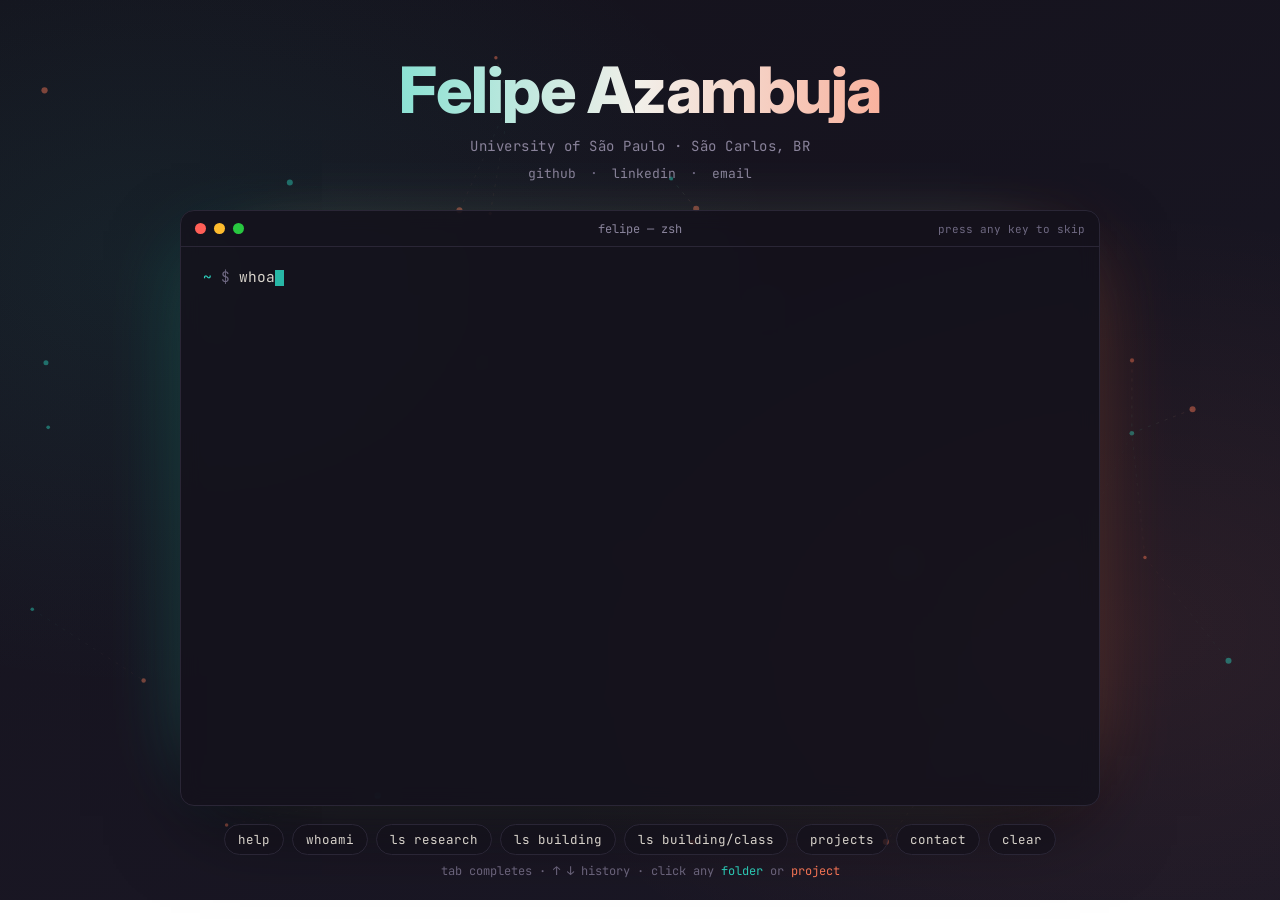
<file: index.html>
<!doctype html>
<html lang="en">
  <head>
    <meta charset="utf-8" />
    <meta name="viewport" content="width=device-width, initial-scale=1" />
    <title>Felipe Azambuja</title>
    <meta
      name="description"
      content="Felipe Azambuja: computer science at the University of São Paulo. Research on world models, object-centric learning and epidemic intelligence; building products, apps and tools."
    />
    <meta property="og:type" content="website" />
    <meta property="og:url" content="https://degushi.github.io/" />
    <meta property="og:title" content="Felipe Azambuja" />
    <meta property="og:description" content="Research on world models, object-centric learning and epidemic intelligence; building products, apps and tools. University of São Paulo." />
    <meta property="og:image" content="https://degushi.github.io/og.png" />
    <meta property="og:image:width" content="1200" />
    <meta property="og:image:height" content="630" />
    <meta property="og:image:alt" content="Felipe Azambuja, University of São Paulo" />
    <meta name="twitter:card" content="summary_large_image" />
    <link rel="canonical" href="https://degushi.github.io/" />
    <meta name="theme-color" content="#14121c" />
    <link
      rel="icon"
      href="data:image/svg+xml,%3Csvg xmlns='http://www.w3.org/2000/svg' viewBox='0 0 32 32'%3E%3Crect width='32' height='32' rx='8' fill='%2314121c'/%3E%3Ctext x='6' y='22' font-family='monospace' font-size='16' fill='%232DD4BF'%3E~%3C/text%3E%3Crect x='19' y='9' width='7' height='14' rx='1' fill='%23FF7A59'/%3E%3C/svg%3E"
    />
    <link rel="preconnect" href="https://fonts.googleapis.com" />
    <link rel="preconnect" href="https://fonts.gstatic.com" crossorigin />
    <link
      href="https://fonts.googleapis.com/css2?family=Inter:wght@400;600;800&family=JetBrains+Mono:wght@400;600&display=swap"
      rel="stylesheet"
    />
    <link rel="stylesheet" href="style.css" />
  </head>
  <body>
    <canvas id="net" aria-hidden="true"></canvas>

    <header class="hero">
      <h1 class="name">Felipe Azambuja</h1>
      <p class="sub">University of São Paulo · São Carlos, BR</p>
      <nav class="links">
        <a href="https://github.com/DeguShi" target="_blank" rel="noopener"
          >github</a
        >
        <span>·</span>
        <a
          href="https://www.linkedin.com/in/azambuja-felipe"
          target="_blank"
          rel="noopener"
          >linkedin</a
        >
        <span>·</span>
        <a href="mailto:felipe.azamba@usp.br">email</a>
      </nav>
    </header>

    <main>
      <section class="term" id="term" aria-label="Interactive terminal">
        <div class="bar">
          <span class="dot r"></span><span class="dot y"></span
          ><span class="dot g"></span>
          <span class="title">felipe — zsh</span>
          <span class="skip" id="skip">press any key to skip</span>
        </div>
        <div class="screen" id="screen">
          <div id="out" role="log" aria-live="polite"></div>
          <div class="prompt-line" id="promptLine" hidden>
            <span class="ps" id="ps"></span
            ><span id="before"></span><span class="caret"></span><span id="after"></span>
            <input
              id="input"
              autocomplete="off"
              autocapitalize="off"
              spellcheck="false"
              aria-label="terminal input"
            />
          </div>
        </div>
      </section>

      <div class="chips" id="chips" aria-label="Quick commands"></div>
      <p class="hint">
        tab completes · ↑ ↓ history · click any <span class="m">folder</span> or
        <span class="c">project</span>
      </p>
    </main>

    <script type="module" src="js/main.js"></script>
  </body>
</html>
</file>
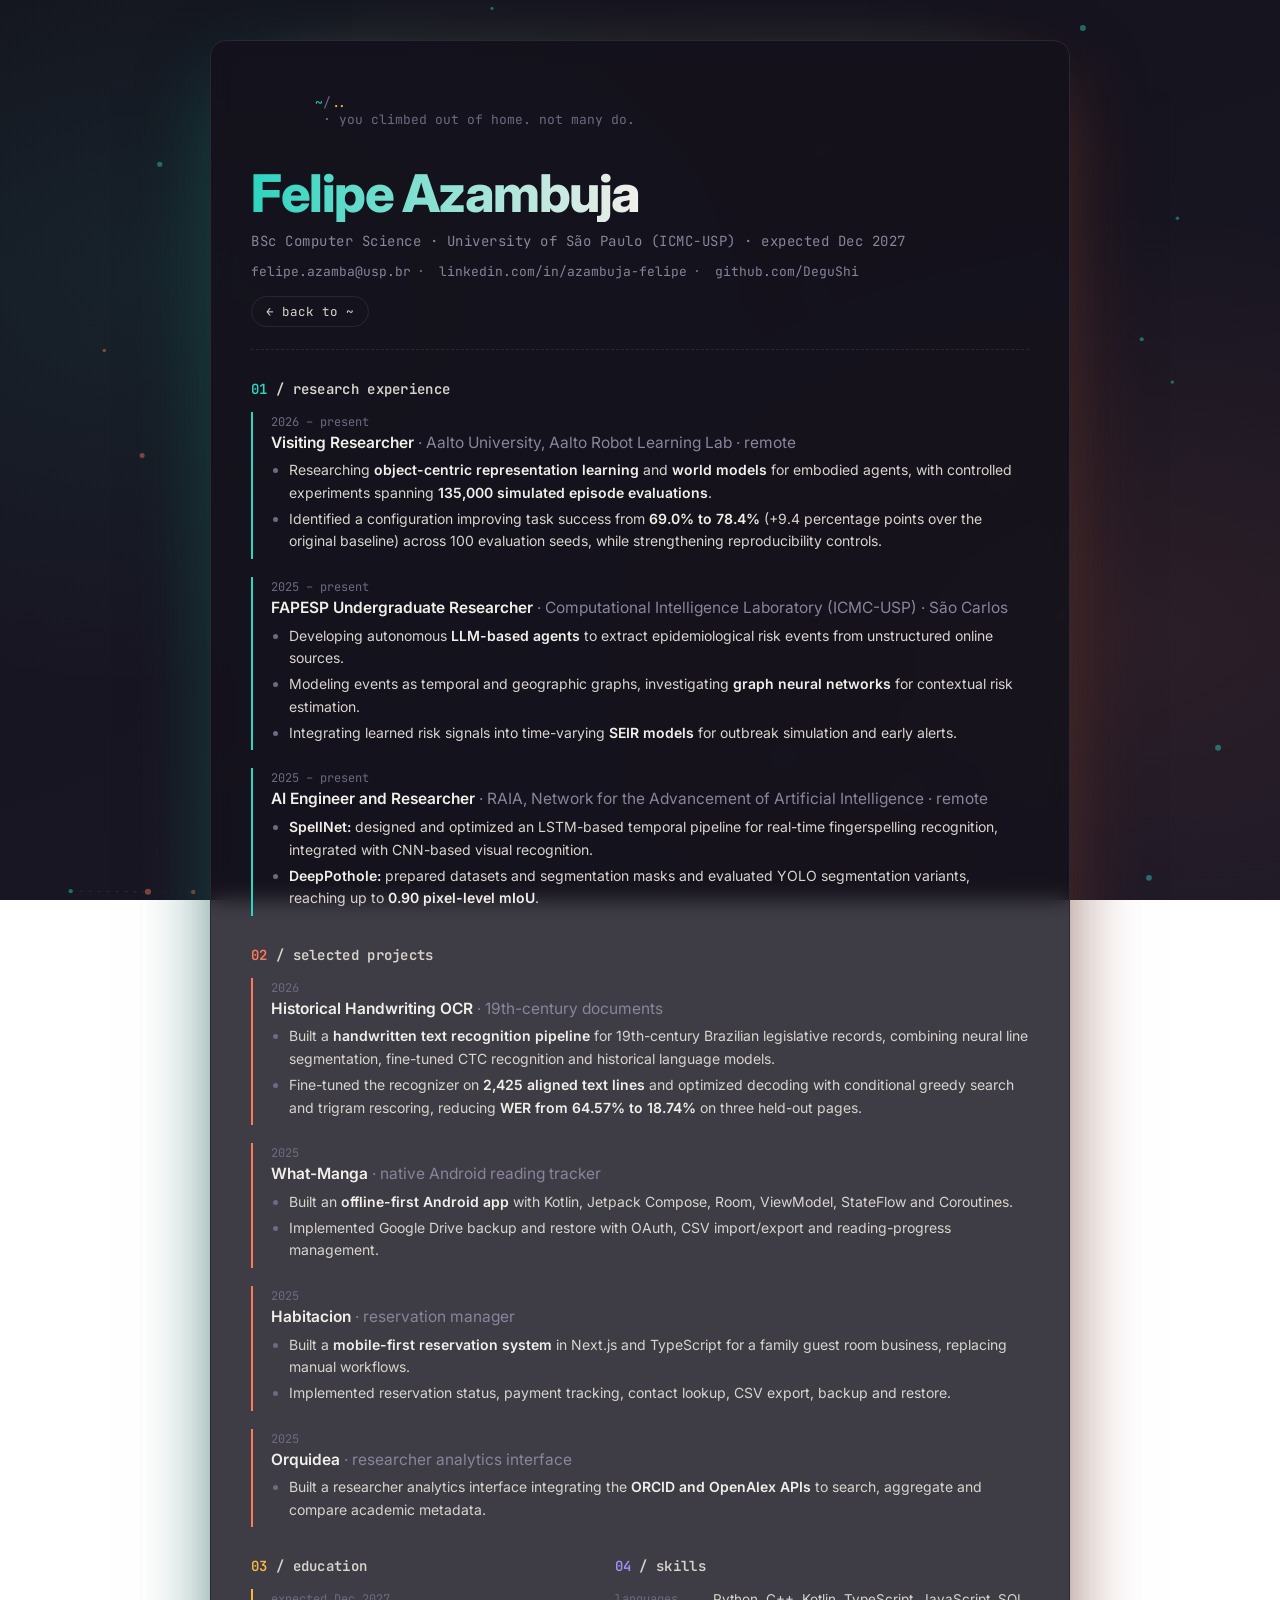
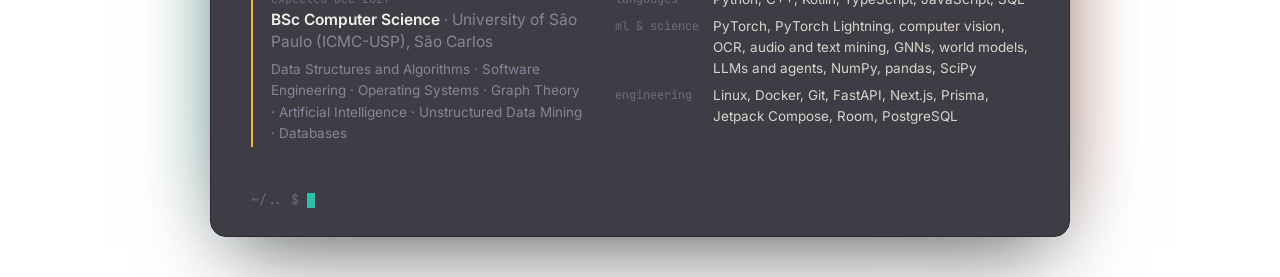
<file: cv/index.html>
<!doctype html>
<html lang="en">
  <head>
    <meta charset="utf-8" />
    <meta name="viewport" content="width=device-width, initial-scale=1" />
    <meta name="robots" content="noindex, nofollow" />
    <title>~/.. · Felipe Azambuja</title>
    <meta name="theme-color" content="#14121c" />
    <link rel="preconnect" href="https://fonts.googleapis.com" />
    <link rel="preconnect" href="https://fonts.gstatic.com" crossorigin />
    <link
      href="https://fonts.googleapis.com/css2?family=Inter:wght@400;600;800&family=JetBrains+Mono:wght@400;600&display=swap"
      rel="stylesheet"
    />
    <link rel="stylesheet" href="../style.css" />
    <link rel="stylesheet" href="cv.css" />
  </head>
  <body>
    <canvas id="net" aria-hidden="true"></canvas>

    <main class="cv">
      <p class="crumb">
        <span class="t-mint">~</span><span class="t-faint">/</span
        ><span class="t-amber">..</span>
        <span class="t-faint"> · you climbed out of home. not many do.</span>
      </p>

      <header class="cv-head">
        <h1 class="name">Felipe Azambuja</h1>
        <p class="sub">
          BSc Computer Science · University of São Paulo (ICMC-USP) · expected
          Dec 2027
        </p>
        <p class="links">
          <a href="mailto:felipe.azamba@usp.br">felipe.azamba@usp.br</a
          ><span>·</span>
          <a
            href="https://www.linkedin.com/in/azambuja-felipe"
            target="_blank"
            rel="noopener"
            >linkedin.com/in/azambuja-felipe</a
          ><span>·</span>
          <a href="https://github.com/DeguShi" target="_blank" rel="noopener"
            >github.com/DeguShi</a
          >
        </p>
        <div class="actions">
          <a class="btn" href="../">← back to ~</a>
        </div>
      </header>

      <section>
        <h2><span class="t-mint">01</span> / research experience</h2>

        <article class="role r">
          <div class="when">2026 – present</div>
          <h3>
            Visiting Researcher
            <span>· Aalto University, Aalto Robot Learning Lab · remote</span>
          </h3>
          <ul>
            <li>
              Researching <b>object-centric representation learning</b> and
              <b>world models</b> for embodied agents, with controlled
              experiments spanning <b>135,000 simulated episode evaluations</b>.
            </li>
            <li>
              Identified a configuration improving task success from
              <b>69.0% to 78.4%</b> (+9.4 percentage points over the original
              baseline) across 100 evaluation seeds, while strengthening
              reproducibility controls.
            </li>
          </ul>
        </article>

        <article class="role r">
          <div class="when">2025 – present</div>
          <h3>
            FAPESP Undergraduate Researcher
            <span
              >· Computational Intelligence Laboratory (ICMC-USP) · São
              Carlos</span
            >
          </h3>
          <ul>
            <li>
              Developing autonomous <b>LLM-based agents</b> to extract
              epidemiological risk events from unstructured online sources.
            </li>
            <li>
              Modeling events as temporal and geographic graphs, investigating
              <b>graph neural networks</b> for contextual risk estimation.
            </li>
            <li>
              Integrating learned risk signals into time-varying
              <b>SEIR models</b> for outbreak simulation and early alerts.
            </li>
          </ul>
        </article>

        <article class="role r">
          <div class="when">2025 – present</div>
          <h3>
            AI Engineer and Researcher
            <span
              >· RAIA, Network for the Advancement of Artificial Intelligence ·
              remote</span
            >
          </h3>
          <ul>
            <li>
              <b>SpellNet:</b> designed and optimized an LSTM-based temporal
              pipeline for real-time fingerspelling recognition, integrated with
              CNN-based visual recognition.
            </li>
            <li>
              <b>DeepPothole:</b> prepared datasets and segmentation masks and
              evaluated YOLO segmentation variants, reaching up to
              <b>0.90 pixel-level mIoU</b>.
            </li>
          </ul>
        </article>
      </section>

      <section>
        <h2><span class="t-coral">02</span> / selected projects</h2>

        <article class="role b">
          <div class="when">2026</div>
          <h3>
            Historical Handwriting OCR <span>· 19th-century documents</span>
          </h3>
          <ul>
            <li>
              Built a <b>handwritten text recognition pipeline</b> for
              19th-century Brazilian legislative records, combining neural line
              segmentation, fine-tuned CTC recognition and historical language
              models.
            </li>
            <li>
              Fine-tuned the recognizer on <b>2,425 aligned text lines</b> and
              optimized decoding with conditional greedy search and trigram
              rescoring, reducing <b>WER from 64.57% to 18.74%</b> on three
              held-out pages.
            </li>
          </ul>
        </article>

        <article class="role b">
          <div class="when">2025</div>
          <h3>What-Manga <span>· native Android reading tracker</span></h3>
          <ul>
            <li>
              Built an <b>offline-first Android app</b> with Kotlin, Jetpack
              Compose, Room, ViewModel, StateFlow and Coroutines.
            </li>
            <li>
              Implemented Google Drive backup and restore with OAuth, CSV
              import/export and reading-progress management.
            </li>
          </ul>
        </article>

        <article class="role b">
          <div class="when">2025</div>
          <h3>Habitacion <span>· reservation manager</span></h3>
          <ul>
            <li>
              Built a <b>mobile-first reservation system</b> in Next.js and
              TypeScript for a family guest room business, replacing manual
              workflows.
            </li>
            <li>
              Implemented reservation status, payment tracking, contact lookup,
              CSV export, backup and restore.
            </li>
          </ul>
        </article>

        <article class="role b">
          <div class="when">2025</div>
          <h3>Orquidea <span>· researcher analytics interface</span></h3>
          <ul>
            <li>
              Built a researcher analytics interface integrating the
              <b>ORCID and OpenAlex APIs</b> to search, aggregate and compare
              academic metadata.
            </li>
          </ul>
        </article>
      </section>

      <section class="two">
        <div>
          <h2><span class="t-amber">03</span> / education</h2>
          <article class="role a">
            <div class="when">expected Dec 2027</div>
            <h3>
              BSc Computer Science
              <span>· University of São Paulo (ICMC-USP), São Carlos</span>
            </h3>
            <p class="course">
              Data Structures and Algorithms · Software Engineering · Operating
              Systems · Graph Theory · Artificial Intelligence · Unstructured
              Data Mining · Databases
            </p>
          </article>
        </div>
        <div>
          <h2><span class="t-violet">04</span> / skills</h2>
          <dl class="skills">
            <dt>languages</dt>
            <dd>Python, C++, Kotlin, TypeScript, JavaScript, SQL</dd>
            <dt>ml &amp; science</dt>
            <dd>
              PyTorch, PyTorch Lightning, computer vision, OCR, audio and text
              mining, GNNs, world models, LLMs and agents, NumPy, pandas, SciPy
            </dd>
            <dt>engineering</dt>
            <dd>
              Linux, Docker, Git, FastAPI, Next.js, Prisma, Jetpack Compose,
              Room, PostgreSQL
            </dd>
          </dl>
        </div>
      </section>

      <p class="foot t-faint">~/.. $ <span class="caret"></span></p>
    </main>

    <script type="module">
      import { startNet } from "../js/net.js";
      startNet(document.getElementById("net"));
    </script>
  </body>
</html>
</file>
<file: style.css>
:root {
  --ink: #14121c;
  --ink-2: #1b1826;
  --line: #2a2636;
  --text: #f2efe9;
  --soft: #d9d4cc;
  --dim: #8a849c;
  --faint: #6f6982;
  --mint: #2dd4bf;
  --coral: #ff7a59;
  --amber: #f5b83d;
  --violet: #a78bfa;
  --sky: #60a5fa;
  --mono:
    "JetBrains Mono", ui-monospace, SFMono-Regular, Menlo, Consolas, monospace;
  --sans: Inter, -apple-system, "Segoe UI", Helvetica, Arial, sans-serif;
}

* {
  box-sizing: border-box;
}

html,
body {
  margin: 0;
  min-height: 100%;
}

body {
  background:
    radial-gradient(
      900px 600px at 12% 30%,
      rgba(45, 212, 191, 0.08),
      transparent 70%
    ),
    radial-gradient(
      900px 600px at 88% 70%,
      rgba(255, 122, 89, 0.08),
      transparent 70%
    ),
    linear-gradient(160deg, var(--ink), var(--ink-2));
  background-attachment: fixed;
  color: var(--soft);
  font-family: var(--sans);
  display: flex;
  flex-direction: column;
  align-items: center;
  padding: 0 16px 40px;
}

#net {
  position: fixed;
  inset: 0;
  width: 100%;
  height: 100%;
  z-index: 0;
  pointer-events: none;
}

.hero,
main {
  position: relative;
  z-index: 1;
  width: 100%;
  max-width: 920px;
}

.hero {
  text-align: center;
  padding: 56px 0 28px;
}

.name {
  margin: 0;
  font: 800 clamp(40px, 7vw, 64px) / 1.05 var(--sans);
  letter-spacing: -1.5px;
  background: linear-gradient(
    90deg,
    var(--mint),
    var(--text) 50%,
    var(--coral)
  );
  -webkit-background-clip: text;
  background-clip: text;
  color: transparent;
  animation: rise 0.9s ease-out both;
}

.sub {
  margin: 14px 0 10px;
  font: 14px var(--mono);
  color: var(--dim);
  letter-spacing: 0.5px;
  animation: rise 0.9s 0.15s ease-out both;
}

.links {
  font: 13px var(--mono);
  color: var(--faint);
  animation: rise 0.9s 0.3s ease-out both;
}
.links a {
  color: var(--dim);
  text-decoration: none;
  border-bottom: 1px dashed transparent;
  transition:
    color 0.2s,
    border-color 0.2s;
}
.links a:hover {
  color: var(--mint);
  border-color: var(--mint);
}
.links span {
  margin: 0 6px;
}

@keyframes rise {
  from {
    opacity: 0;
    transform: translateY(10px);
  }
  to {
    opacity: 1;
    transform: none;
  }
}

/* ── terminal ─────────────────────────────── */

.term {
  background: rgba(20, 18, 28, 0.82);
  -webkit-backdrop-filter: blur(10px);
  backdrop-filter: blur(10px);
  border: 1px solid var(--line);
  border-radius: 14px;
  overflow: hidden;
  box-shadow:
    0 30px 80px -20px rgba(0, 0, 0, 0.6),
    -30px 0 80px -50px rgba(45, 212, 191, 0.5),
    30px 0 80px -50px rgba(255, 122, 89, 0.5);
  animation: rise 0.9s 0.45s ease-out both;
}

.bar {
  display: flex;
  align-items: center;
  gap: 8px;
  height: 36px;
  padding: 0 14px;
  border-bottom: 1px solid var(--line);
  position: relative;
}
.dot {
  width: 11px;
  height: 11px;
  border-radius: 50%;
}
.dot.r {
  background: #ff5f57;
}
.dot.y {
  background: #febc2e;
}
.dot.g {
  background: #28c840;
}
.title {
  position: absolute;
  left: 50%;
  transform: translateX(-50%);
  font: 12px var(--mono);
  color: var(--dim);
}
.skip {
  margin-left: auto;
  font: 11px var(--mono);
  color: var(--faint);
  transition: opacity 0.4s;
}
.skip.gone {
  opacity: 0;
}

.screen {
  height: min(62vh, 560px);
  overflow-y: auto;
  padding: 18px 22px 22px;
  font: 14.5px / 1.65 var(--mono);
  color: var(--soft);
  cursor: text;
  scrollbar-width: thin;
  scrollbar-color: var(--line) transparent;
}

#out > div {
  white-space: pre-wrap;
  word-break: break-word;
  min-height: 1.65em;
}

.prompt-line {
  position: relative;
  white-space: pre-wrap;
  word-break: break-word;
}
.prompt-line input {
  position: absolute;
  opacity: 0;
  left: 0;
  top: 0;
  width: 1px;
  height: 1px;
  border: 0;
  padding: 0;
}

.caret {
  display: inline-block;
  width: 0.6em;
  height: 1.15em;
  vertical-align: text-bottom;
  background: var(--mint);
  opacity: 0.85;
  animation: blink 1.05s steps(1) infinite;
}
.typing .caret {
  animation: none;
}
@keyframes blink {
  50% {
    opacity: 0;
  }
}

/* text roles used by the shell */
.t-mint {
  color: var(--mint);
}
.t-coral {
  color: var(--coral);
}
.t-amber {
  color: var(--amber);
}
.t-violet {
  color: var(--violet);
}
.t-sky {
  color: var(--sky);
}
.t-text {
  color: var(--text);
}
.t-dim {
  color: var(--dim);
}
.t-faint {
  color: var(--faint);
}
.t-bold {
  font-weight: 600;
  color: var(--text);
}
.t-err {
  color: #ff6b6b;
}

.ps-user {
  color: var(--mint);
}
.ps-path {
  color: var(--sky);
}
.ps-sign {
  color: var(--faint);
}

.click {
  cursor: pointer;
  border-bottom: 1px dashed currentColor;
  border-bottom-color: color-mix(in srgb, currentColor 35%, transparent);
  transition: background 0.15s;
  border-radius: 2px;
}
.click:hover {
  background: color-mix(in srgb, currentColor 14%, transparent);
}

a.link {
  color: var(--sky);
  text-decoration: none;
  border-bottom: 1px dashed rgba(96, 165, 250, 0.4);
}
a.link:hover {
  border-bottom-style: solid;
}

.tag {
  display: inline-block;
  padding: 0 7px;
  margin: 2px 6px 2px 0;
  border: 1px solid var(--line);
  border-radius: 999px;
  font-size: 12px;
  line-height: 1.6;
  color: var(--dim);
}

.card {
  margin: 6px 0 10px;
  padding: 12px 16px;
  border-left: 2px solid var(--mint);
  background: rgba(255, 255, 255, 0.025);
  border-radius: 0 8px 8px 0;
}
.card.building {
  border-left-color: var(--coral);
}
.card.stealth {
  border-left-color: var(--amber);
}

/* ── chips ─────────────────────────────── */

.chips {
  display: flex;
  flex-wrap: wrap;
  justify-content: center;
  gap: 8px;
  margin: 18px 0 8px;
  animation: rise 0.9s 0.6s ease-out both;
}
.chips button {
  font: 12.5px var(--mono);
  color: var(--soft);
  background: rgba(20, 18, 28, 0.7);
  border: 1px solid var(--line);
  border-radius: 999px;
  padding: 6px 13px;
  cursor: pointer;
  transition:
    border-color 0.2s,
    color 0.2s,
    transform 0.1s;
}
.chips button:hover {
  border-color: var(--mint);
  color: var(--mint);
}
.chips button:active {
  transform: scale(0.96);
}

.hint {
  text-align: center;
  font: 12px var(--mono);
  color: var(--faint);
  margin: 6px 0 0;
}
.hint .m {
  color: var(--mint);
}
.hint .c {
  color: var(--coral);
}

@media (max-width: 640px) {
  .hero {
    padding-top: 36px;
  }
  .screen {
    font-size: 12.5px;
    padding: 14px;
    height: 64vh;
  }
  .skip {
    display: none;
  }
}

@media (prefers-reduced-motion: reduce) {
  *,
  *::before,
  *::after {
    animation: none !important;
    transition: none !important;
  }
}

.t-soft {
  color: var(--soft);
}

/* the prompt line holds inline spans plus a hidden input; ignore markup whitespace between them */
.prompt-line {
  white-space: normal;
}
.prompt-line > span {
  white-space: pre-wrap;
}

body.leaving main,
body.leaving .hero {
  transition: opacity 0.5s, transform 0.5s, filter 0.5s;
  opacity: 0;
  transform: translateY(-24px);
  filter: blur(4px);
}
</file>
<file: cv/cv.css>
.cv {
  position: relative;
  z-index: 1;
  width: 100%;
  max-width: 860px;
  margin: 40px auto 0;
  padding: 36px 40px 28px;
  background: rgba(20, 18, 28, 0.82);
  -webkit-backdrop-filter: blur(10px);
  backdrop-filter: blur(10px);
  border: 1px solid var(--line);
  border-radius: 16px;
  box-shadow:
    0 30px 80px -20px rgba(0, 0, 0, 0.6),
    -30px 0 80px -50px rgba(45, 212, 191, 0.5),
    30px 0 80px -50px rgba(255, 122, 89, 0.5);
  animation: rise 0.9s ease-out both;
}

.crumb {
  margin: 0 0 22px;
  font: 13px var(--mono);
  white-space: pre-wrap;
}

.cv-head {
  text-align: left;
  padding-bottom: 22px;
  border-bottom: 1px dashed var(--line);
}
.cv-head .name {
  font-size: clamp(36px, 6vw, 52px);
}
.cv-head .sub,
.cv-head .links {
  text-align: left;
}
.cv-head .sub {
  margin: 10px 0 6px;
}

.actions {
  display: flex;
  gap: 10px;
  margin-top: 16px;
}
.btn {
  font: 12.5px var(--mono);
  color: var(--soft);
  background: transparent;
  border: 1px solid var(--line);
  border-radius: 999px;
  padding: 6px 14px;
  cursor: pointer;
  text-decoration: none;
  transition:
    border-color 0.2s,
    color 0.2s;
}
.btn:hover {
  border-color: var(--mint);
  color: var(--mint);
}

.cv section {
  margin-top: 30px;
}
.cv h2 {
  font: 600 14px var(--mono);
  color: var(--soft);
  margin: 0 0 14px;
  letter-spacing: 0.3px;
}

.role {
  position: relative;
  padding: 2px 0 2px 18px;
  margin: 0 0 18px;
  border-left: 2px solid var(--mint);
}
.role.b {
  border-left-color: var(--coral);
}
.role.a {
  border-left-color: var(--amber);
}
.role .when {
  font: 12px var(--mono);
  color: var(--faint);
}
.role h3 {
  margin: 2px 0 6px;
  font: 600 15.5px / 1.4 var(--sans);
  color: var(--text);
}
.role h3 span {
  font-weight: 400;
  color: var(--dim);
}
.role ul {
  margin: 0;
  padding-left: 18px;
}
.role li {
  margin: 4px 0;
  font-size: 14px;
  line-height: 1.6;
  color: var(--soft);
}
.role li::marker {
  color: var(--faint);
}
.role b {
  color: var(--text);
  font-weight: 600;
}
.course {
  margin: 0;
  font-size: 13.5px;
  line-height: 1.6;
  color: var(--dim);
}

.two {
  display: grid;
  grid-template-columns: 1fr 1.25fr;
  gap: 32px;
}

.skills {
  margin: 0;
  display: grid;
  grid-template-columns: auto 1fr;
  gap: 6px 14px;
  font-size: 13.5px;
  line-height: 1.55;
}
.skills dt {
  font: 12px var(--mono);
  color: var(--faint);
  padding-top: 2px;
}
.skills dd {
  margin: 0;
  color: var(--soft);
}

.foot {
  margin: 26px 0 0;
  font: 13px var(--mono);
}

@media (max-width: 680px) {
  .cv {
    padding: 24px 20px;
    margin-top: 20px;
  }
  .two {
    grid-template-columns: 1fr;
    gap: 8px;
  }
}
</file>
